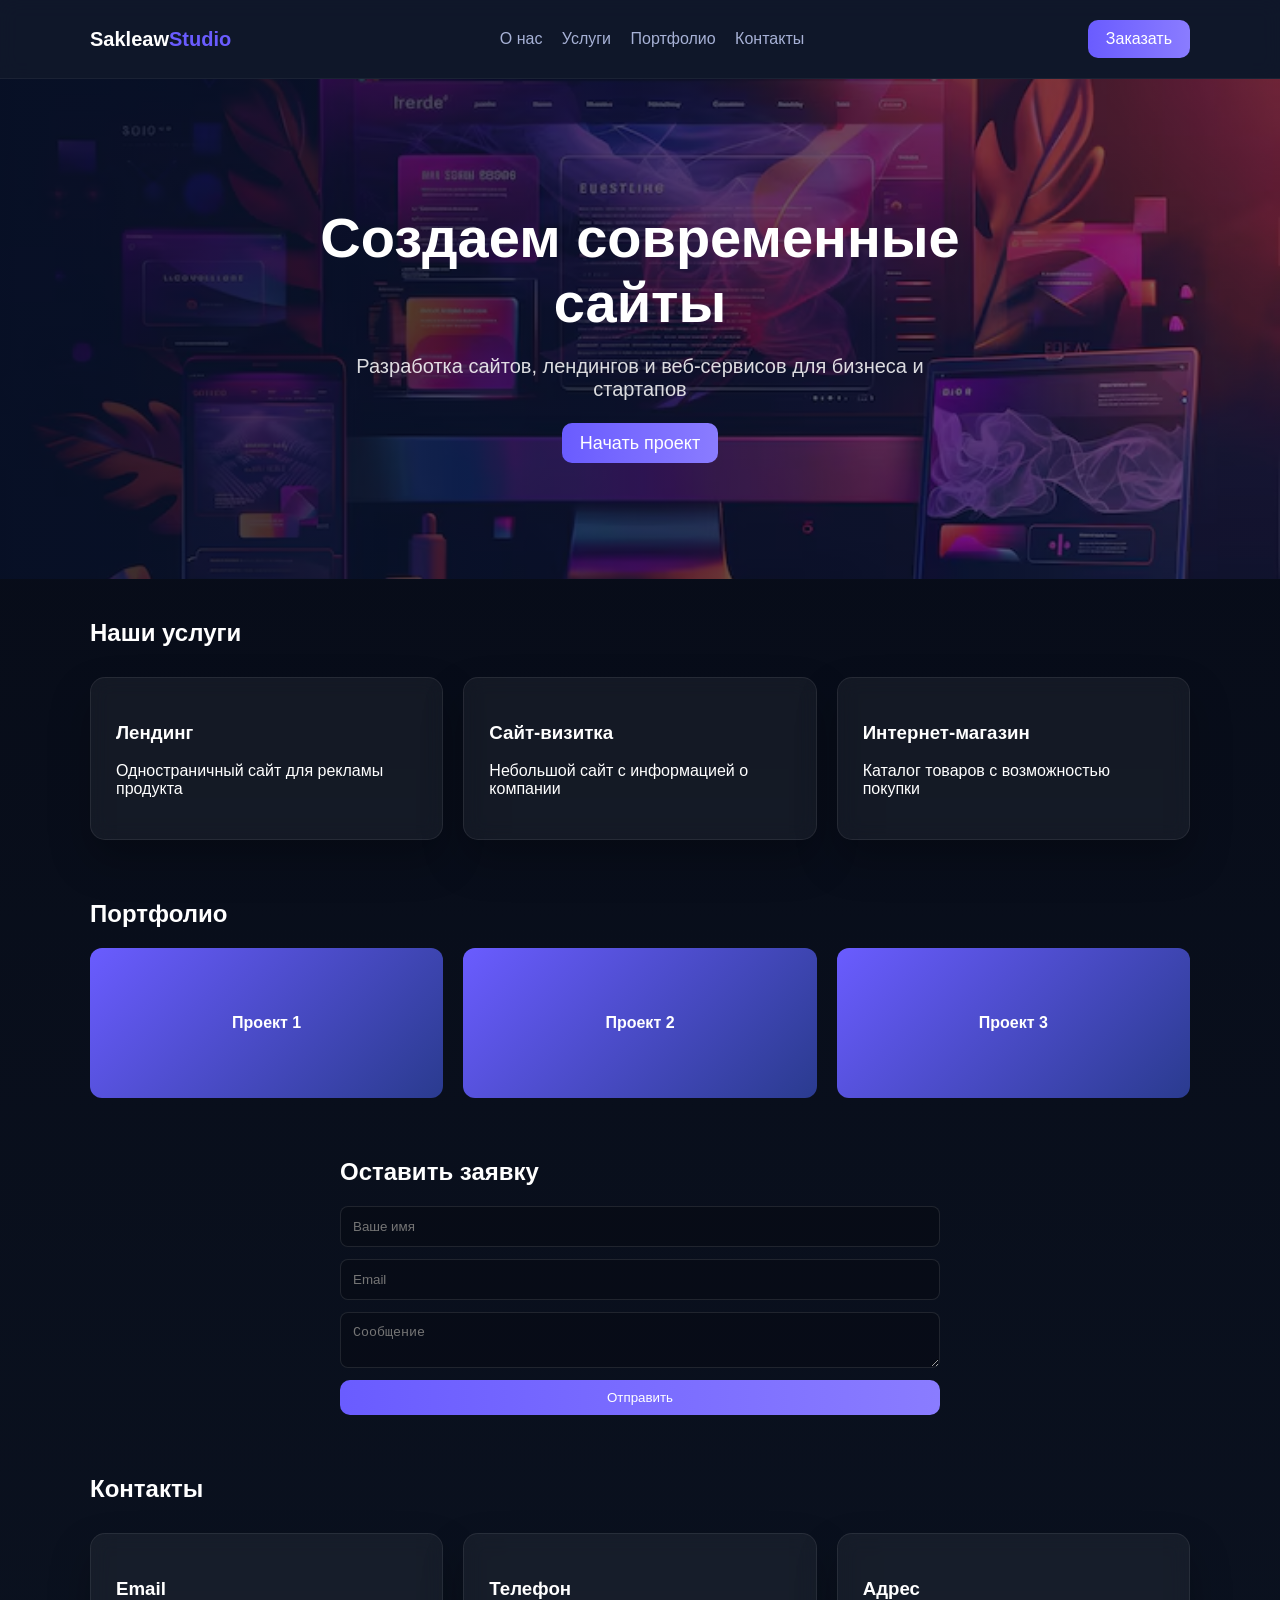
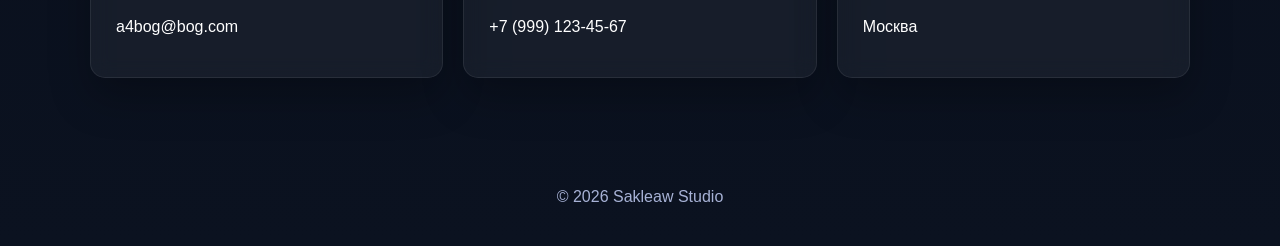
<file: index.html>
<!doctype html>
<html lang="ru">
  <head>
    <meta charset="UTF-8" />
    <meta name="viewport" content="width=device-width, initial-scale=1.0" />
    <title>Sakleaw Studio</title>
    <link rel="stylesheet" href="style.css" />
  </head>

  <body>
    <header>
      <div class="container header">
        <div class="logo">Sakleaw<span>Studio</span></div>
        <nav>
          <a href="#about">О нас</a>
          <a href="#services">Услуги</a>
          <a href="#portfolio">Портфолио</a>
          <a href="#contacts">Контакты</a>
        </nav>
        <a class="btn" href="#order"> Заказать </a>
      </div>
    </header>

    <section class="hero" id="about">
      <div class="container hero-box">
        <h1>Создаем современные сайты</h1>
        <p>
          Разработка сайтов, лендингов и веб-сервисов для бизнеса и стартапов
        </p>
        <a class="btn big" href="#order"> Начать проект </a>
      </div>
    </section>

    <section id="services">
      <div class="container">
        <h2>Наши услуги</h2>
        <div class="cards">
          <div class="card">
            <h3>Лендинг</h3>
            <p>Одностраничный сайт для рекламы продукта</p>
          </div>
          <div class="card">
            <h3>Сайт-визитка</h3>
            <p>Небольшой сайт с информацией о компании</p>
          </div>
          <div class="card">
            <h3>Интернет-магазин</h3>
            <p>Каталог товаров с возможностью покупки</p>
          </div>
        </div>
      </div>
    </section>

    <section id="portfolio">
      <div class="container">
        <h2>Портфолио</h2>
        <div class="gallery">
          <div class="work">Проект 1</div>
          <div class="work">Проект 2</div>
          <div class="work">Проект 3</div>
        </div>
      </div>
    </section>

    <section id="order">
      <div class="container form-box">
        <h2>Оставить заявку</h2>
        <form action="https://formsubmit.co/a4bog@mail.ru" method="POST" enctype="text/plain">
          <input type="hidden" name="_captcha" value="false" />
          <input type="hidden" name="_subject" value="Новая заявка с сайта Sakleaw Studio" />

          <input type="text" name="Имя" placeholder="Ваше имя" required />
          <input type="email" name="Email" placeholder="Email" required />
          <textarea name="Сообщение" placeholder="Сообщение"></textarea>
          <button class="btn">Отправить</button>
        </form>
      </div>
    </section>

    <section id="contacts">
      <div class="container">
        <h2>Контакты</h2>
        <div class="cards">
          <div class="card">
            <h3>Email</h3>
            <p>a4bog@bog.com</p>
          </div>
          <div class="card">
            <h3>Телефон</h3>
            <p>+7 (999) 123-45-67</p>
          </div>
          <div class="card">
            <h3>Адрес</h3>
            <p>Москва</p>
          </div>
        </div>
      </div>
    </section>
    
    <footer>
      <div class="container">© <span id="year"></span> Sakleaw Studio</div>
    </footer>

    <button id="topBtn">↑</button>

    <script src="script.js"></script>
  </body>
</html>
</file>
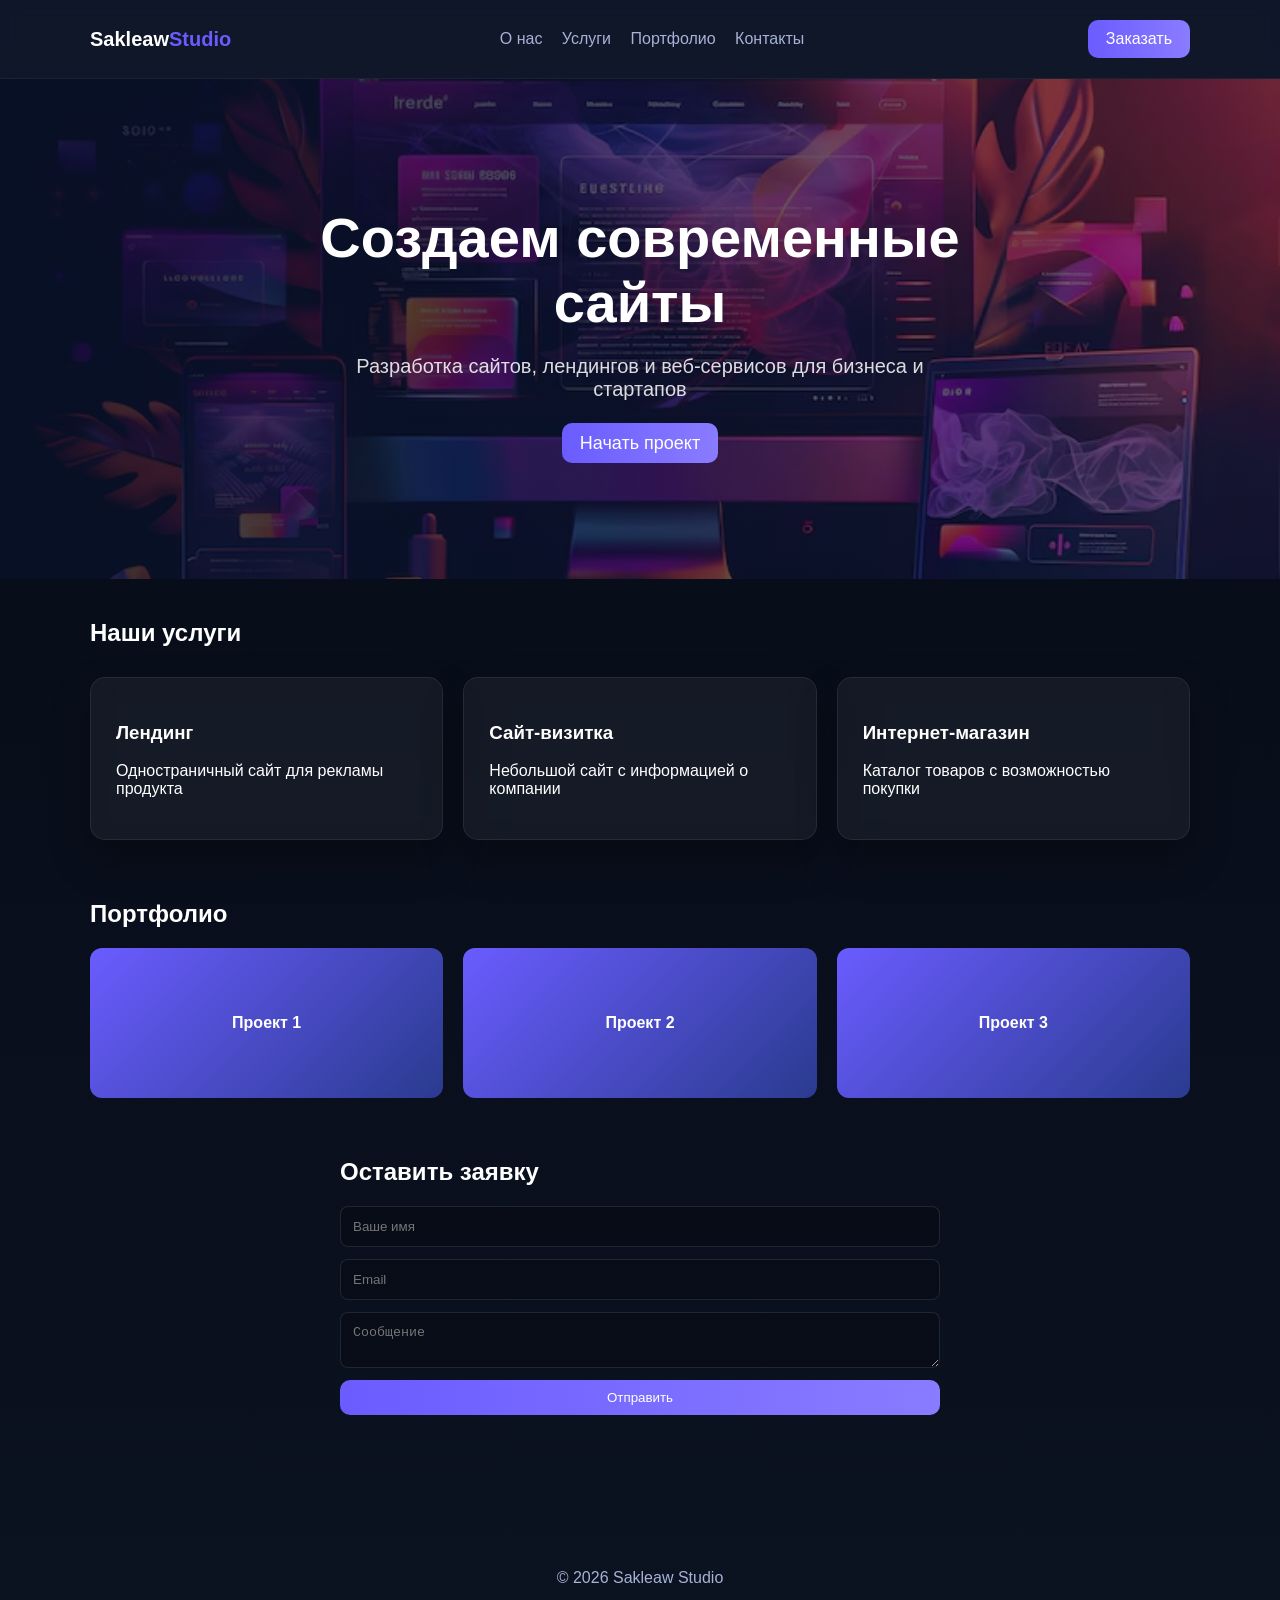
<file: html.html>
<!DOCTYPE html>
<html lang="ru">

<head>
    <!-- Кодировка -->
    <meta charset="UTF-8">
    <!-- Адаптивность -->
    <meta name="viewport" content="width=device-width, initial-scale=1.0">
    <title>Sakleaw Studio</title>
    <!-- Подключение CSS -->
    <link rel="stylesheet" href="style.css">

</head>

<body>
    <!-- ================================= -->
    <!-- HEADER -->
    <!-- ================================= -->
    <header>
        <div class="container header">
            <div class="logo">
                Sakleaw<span>Studio</span>
            </div>
            <nav>
                <a href="#about">О нас</a>
                <a href="#services">Услуги</a>
                <a href="#portfolio">Портфолио</a>
                <a href="#contacts">Контакты</a>
            </nav>
            <a class="btn" href="#order">
                Заказать
            </a>
        </div>
    </header>

    <!-- ================================= -->
    <!-- HERO -->
    <!-- ================================= -->
    <section class="hero" id="about">
        <div class="container hero-box">
            <h1>
                Создаем современные сайты
            </h1>
            <p>
                Разработка сайтов, лендингов и веб-сервисов
                для бизнеса и стартапов
            </p>
            <a class="btn big" href="#order">
                Начать проект
            </a>
        </div>
    </section>

    <!-- ================================= -->
    <!-- SERVICES -->
    <!-- ================================= -->
    <section id="services">
        <div class="container">
            <h2>Наши услуги</h2>
            <div class="cards">
                <div class="card">
                    <h3>Лендинг</h3>
                    <p>
                        Одностраничный сайт
                        для рекламы продукта
                    </p>
                </div>
                <div class="card">
                    <h3>Сайт-визитка</h3>
                    <p>
                        Небольшой сайт
                        с информацией о компании
                    </p>
                </div>
                <div class="card">
                    <h3>Интернет-магазин</h3>
                    <p>
                        Каталог товаров
                        с возможностью покупки
                    </p>
                </div>
            </div>
        </div>
    </section>

    <!-- ================================= -->
    <!-- PORTFOLIO -->
    <!-- ================================= -->
    <section id="portfolio">
        <div class="container">
            <h2>Портфолио</h2>
            <div class="gallery">
                <div class="work">Проект 1</div>
                <div class="work">Проект 2</div>
                <div class="work">Проект 3</div>
            </div>
        </div>
    </section>

    <!-- ================================= -->
    <!-- ORDER FORM -->
    <!-- ================================= -->

    <section id="order">
        <div class="container form-box">
            <h2>Оставить заявку</h2>
            <form onsubmit="return handleSubmit(event)">
                <input
                        type="text"
                        placeholder="Ваше имя"
                        required
                >
                <input
                        type="email"
                        placeholder="Email"
                        required
                >
                <textarea
                        placeholder="Сообщение"
                ></textarea>
                <button class="btn">
                    Отправить
                </button>
                <p id="status"></p>
            </form>
        </div>
    </section>

    <!-- ================================= -->
    <!-- FOOTER -->
    <!-- ================================= -->

    <footer>
        <div class="container">
            © <span id="year"></span> Sakleaw Studio
        </div>
    </footer>
    <!-- ================================= -->
    <!-- КНОПКА НАВЕРХ -->
    <!-- ================================= -->
    <button id="topBtn">
        ↑
    </button>

    <!-- Подключение JavaScript -->
    <script src="script.js"></script>

</body>
</html>
</file>
<file: style.css>
/* ================= ОБЩИЕ СТИЛИ ================= */

body {
  margin: 0;
  font-family: Arial, sans-serif;
  background: linear-gradient(180deg, #060a16, #0b1220);
  color: white;
}

html {
  scroll-behavior: smooth;
}
/* ================= КОНТЕЙНЕР ================= */

.container {
  max-width: 1100px;
  margin: auto;
  padding: 20px;
}

/* ================= HEADER ================= */

header {
  background: rgba(18, 27, 47, 0.8);
  backdrop-filter: blur(10px);
  border-bottom: 1px solid rgba(255, 255, 255, 0.05);
  /* Чтобы шапка header и nav не уходили при прокрутке вниз, нужно сделать header фиксированным или липким через CSS. */
  position: sticky; 
  top: 0;
  z-index: 1000;
}

.header {
  display: flex;

  justify-content: space-between;
  align-items: center;
}

/* ================= ЛОГО ================= */

.logo {
  font-weight: bold;
  font-size: 20px;
}

.logo span {
  color: #6a5cff;
}

/* ================= МЕНЮ ================= */

nav a {
  margin-right: 15px;
  color: #a7b2d6;
  text-decoration: none;
  transition: 0.2s;
}

nav a:hover {
  color: white;
}

/* ================= КНОПКИ ================= */

.btn {
  background: linear-gradient(90deg, #6a5cff, #8a7cff);
  padding: 10px 18px;
  border-radius: 10px;
  text-decoration: none;
  color: white;
  border: none;
  cursor: pointer;
  transition: transform 0.25s ease, box-shadow 0.25s ease;
  
}

.btn:hover {
   transform: translateY(-3px);
  box-shadow: 0 12px 30px rgba(0, 0, 0, 0.25);
}

.big {
  font-size: 18px;
}

/* ================= HERO ================= */

.hero {
  min-height: 300px;
  display: flex;
  align-items: center;

  padding: 100px 0;
  text-align: center;

  background-image: url("images/hero-image.png");
  background-size: cover;
  background-position: center;
  background-repeat: no-repeat;

  position: relative;
  overflow: hidden;

  animation: heroZoom 10s ease-in-out infinite alternate;
}

.hero h1 {
  font-size: 56px;
  max-width: 760px;
  margin: 0 auto 20px;
  color: #ffffff;
}

.hero p {
  font-size: 20px;
  max-width: 620px;
  margin: 0 auto 32px;
  color: rgba(255, 255, 255, 0.85);
}

.hero::before {
  content: "";
  position: absolute;
  inset: 0;
  background:
    linear-gradient(
      90deg,
      rgba(8, 15, 35, 0.82),
      rgba(8, 15, 35, 0.45)
    );
}

.hero-box {
  position: relative;
  z-index: 1;

  animation: heroTextShow 0.9s ease forwards;

}


/* ================= КАРТОЧКИ ================= */

.cards {
  display: grid;
  grid-template-columns: repeat(3, 1fr);
  gap: 20px;
  margin-top: 30px;
}

.card {
  background: rgba(255, 255, 255, 0.05);
  backdrop-filter: blur(10px);
  padding: 25px;
  border-radius: 15px;
  transition: 0.2s;
  border: 1px solid rgba(255, 255, 255, 0.08);
  box-shadow: 0 20px 40px rgba(0, 0, 0, 0.25);
}

.card:hover {
  transform: translateY(-5px);
  background: rgba(255, 255, 255, 0.08);
}

/* ================= ГАЛЕРЕЯ ================= */

.gallery {
  display: grid;
  grid-template-columns: repeat(3, 1fr);
  gap: 20px;
}

.work {
  height: 150px;
  background: linear-gradient(135deg, #6a5cff, #2a3b8f);
  border-radius: 12px;
  display: flex;
  align-items: center;
  justify-content: center;
  font-weight: bold;
}

/* ================= ФОРМА ================= */

.form-box {
  max-width: 600px;
}

form {
  display: flex;
  flex-direction: column;
  gap: 12px;
}

input,
textarea {
  padding: 12px;
  border-radius: 8px;
  border: 1px solid rgba(255, 255, 255, 0.1);
  background: rgba(0, 0, 0, 0.2);
  color: white;
}

/* ================= ПОДВАЛ ================= */

footer {
  margin-top: 50px;
  padding: 20px;
  text-align: center;
  color: #a7b2d6;
}

/* ================= КНОПКА ВВЕРХ ================= */

#topBtn {
  position: fixed;
  bottom: 25px;
  right: 25px;
  background: #6a5cff;
  border: none;
  padding: 10px 14px;
  border-radius: 8px;
  color: white;
  display: none;
}

/* ================= АДАПТИВНОСТЬ ================= */

@media (max-width: 900px) {
  .cards {
    grid-template-columns: 1fr 1fr;
  }

  .gallery {
    grid-template-columns: 1fr 1fr;
  }
}

@media (max-width: 600px) {
  .cards {
    grid-template-columns: 1fr;
  }

  .gallery {
    grid-template-columns: 1fr;
  }
}

@keyframes heroZoom {
  from {
    background-size: 100%;
  }

  to {
    background-size: 110%;
  }
}


@keyframes heroTextShow {
  from {
    opacity: 0;
    transform: translateY(24px);
  }

  to {
    opacity: 1;
    transform: translateY(0);
  }
}
</file>
